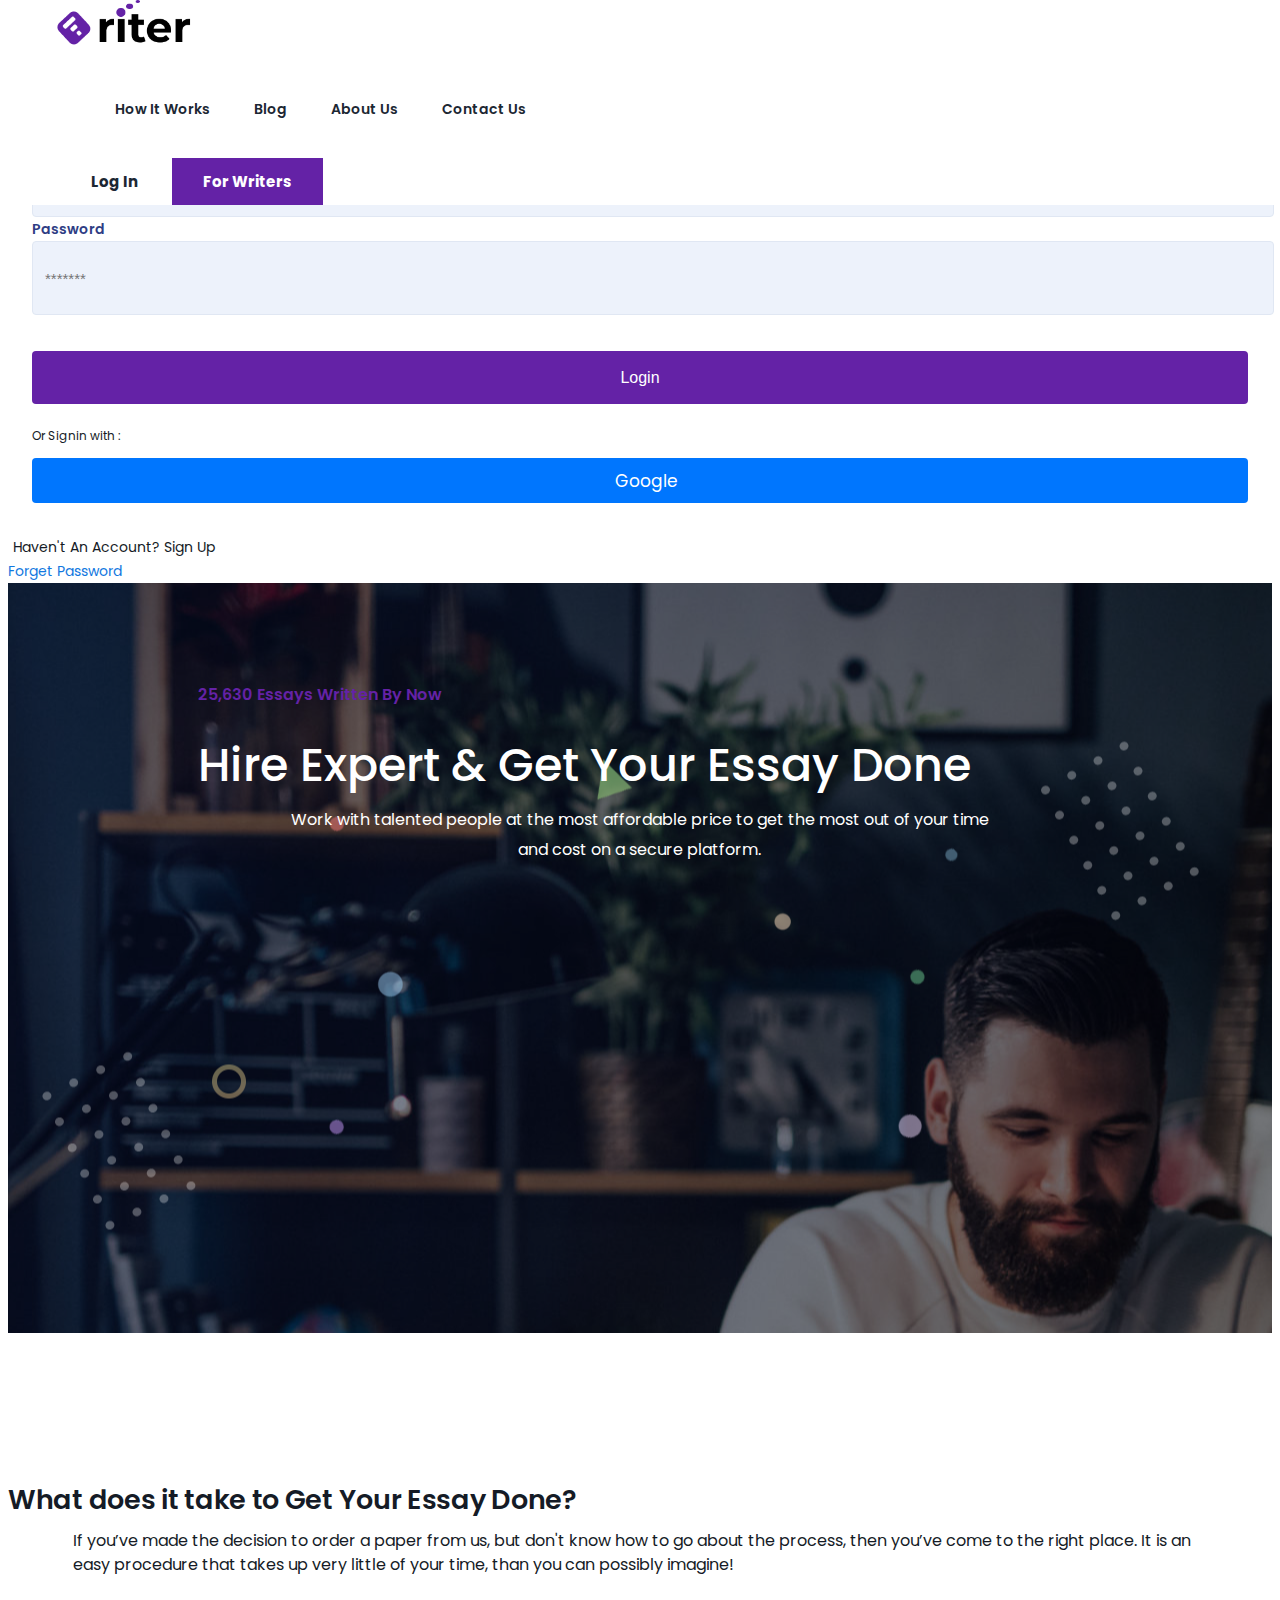
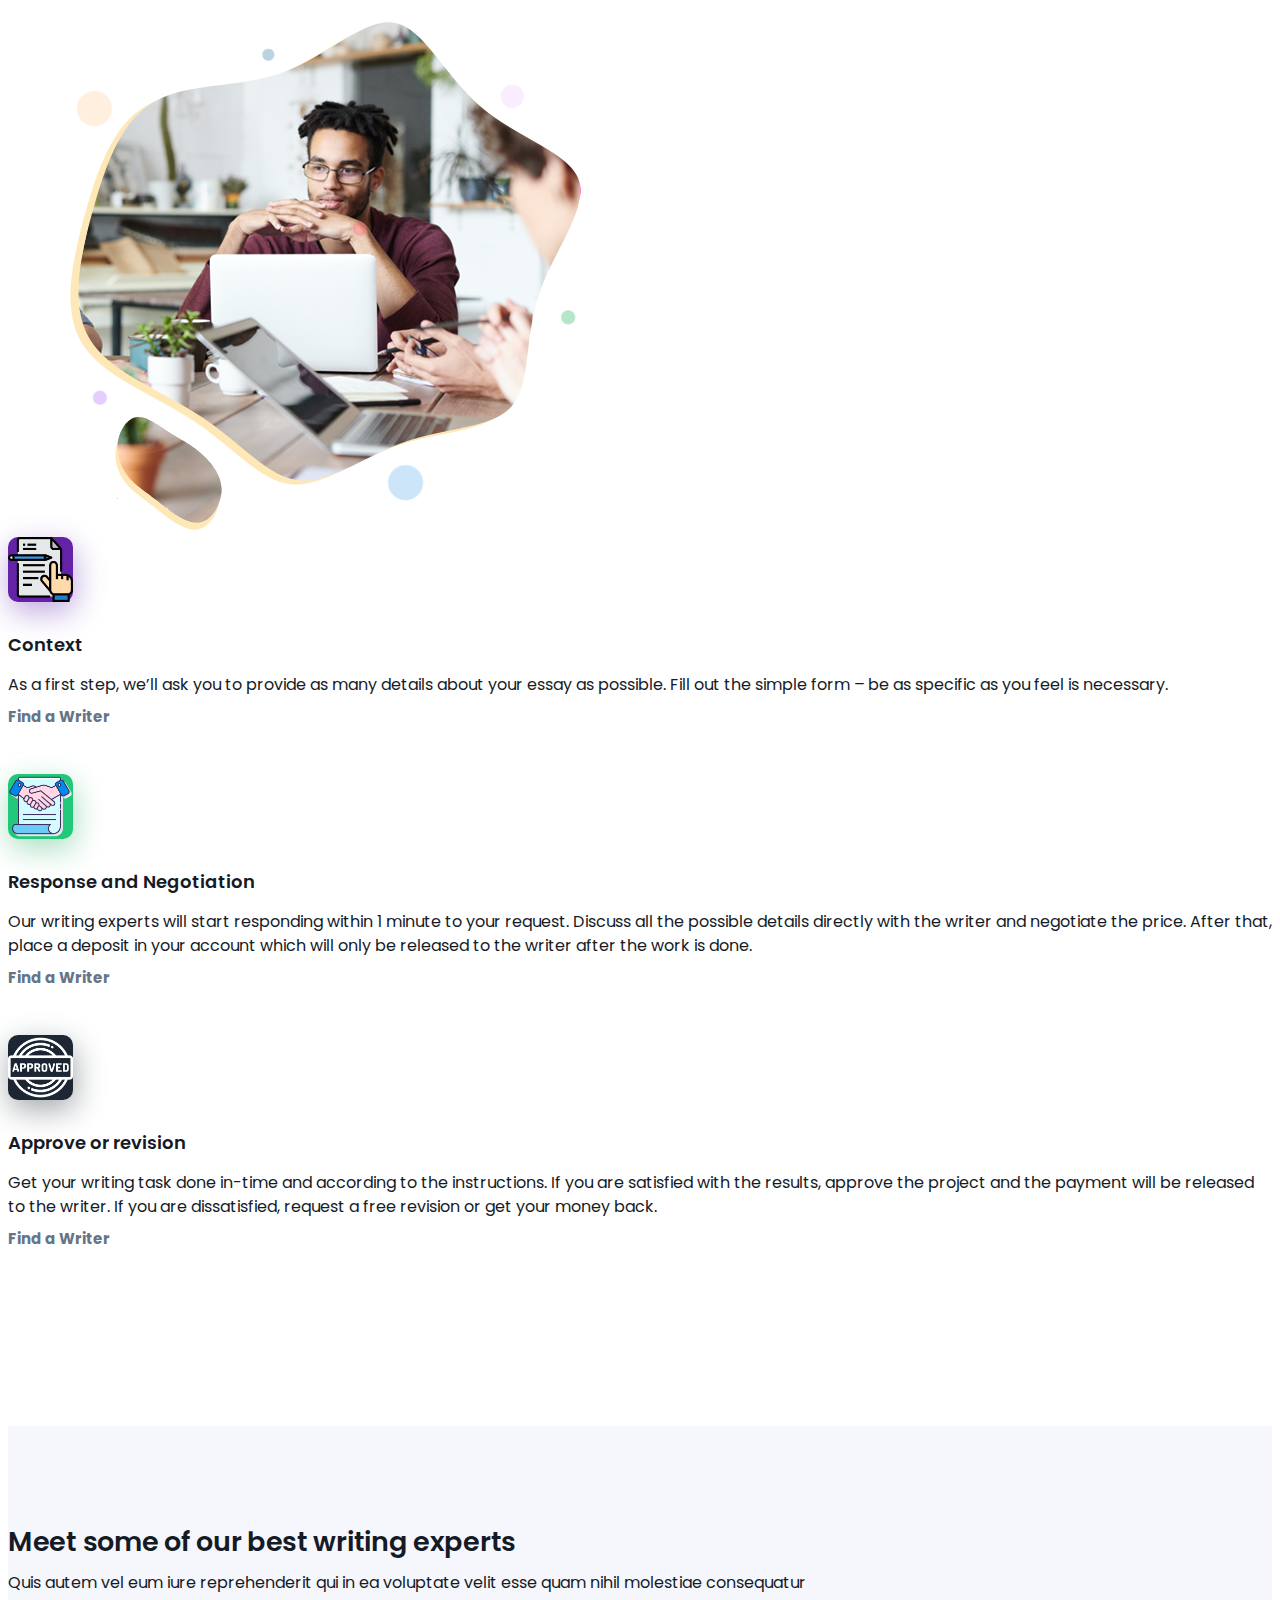
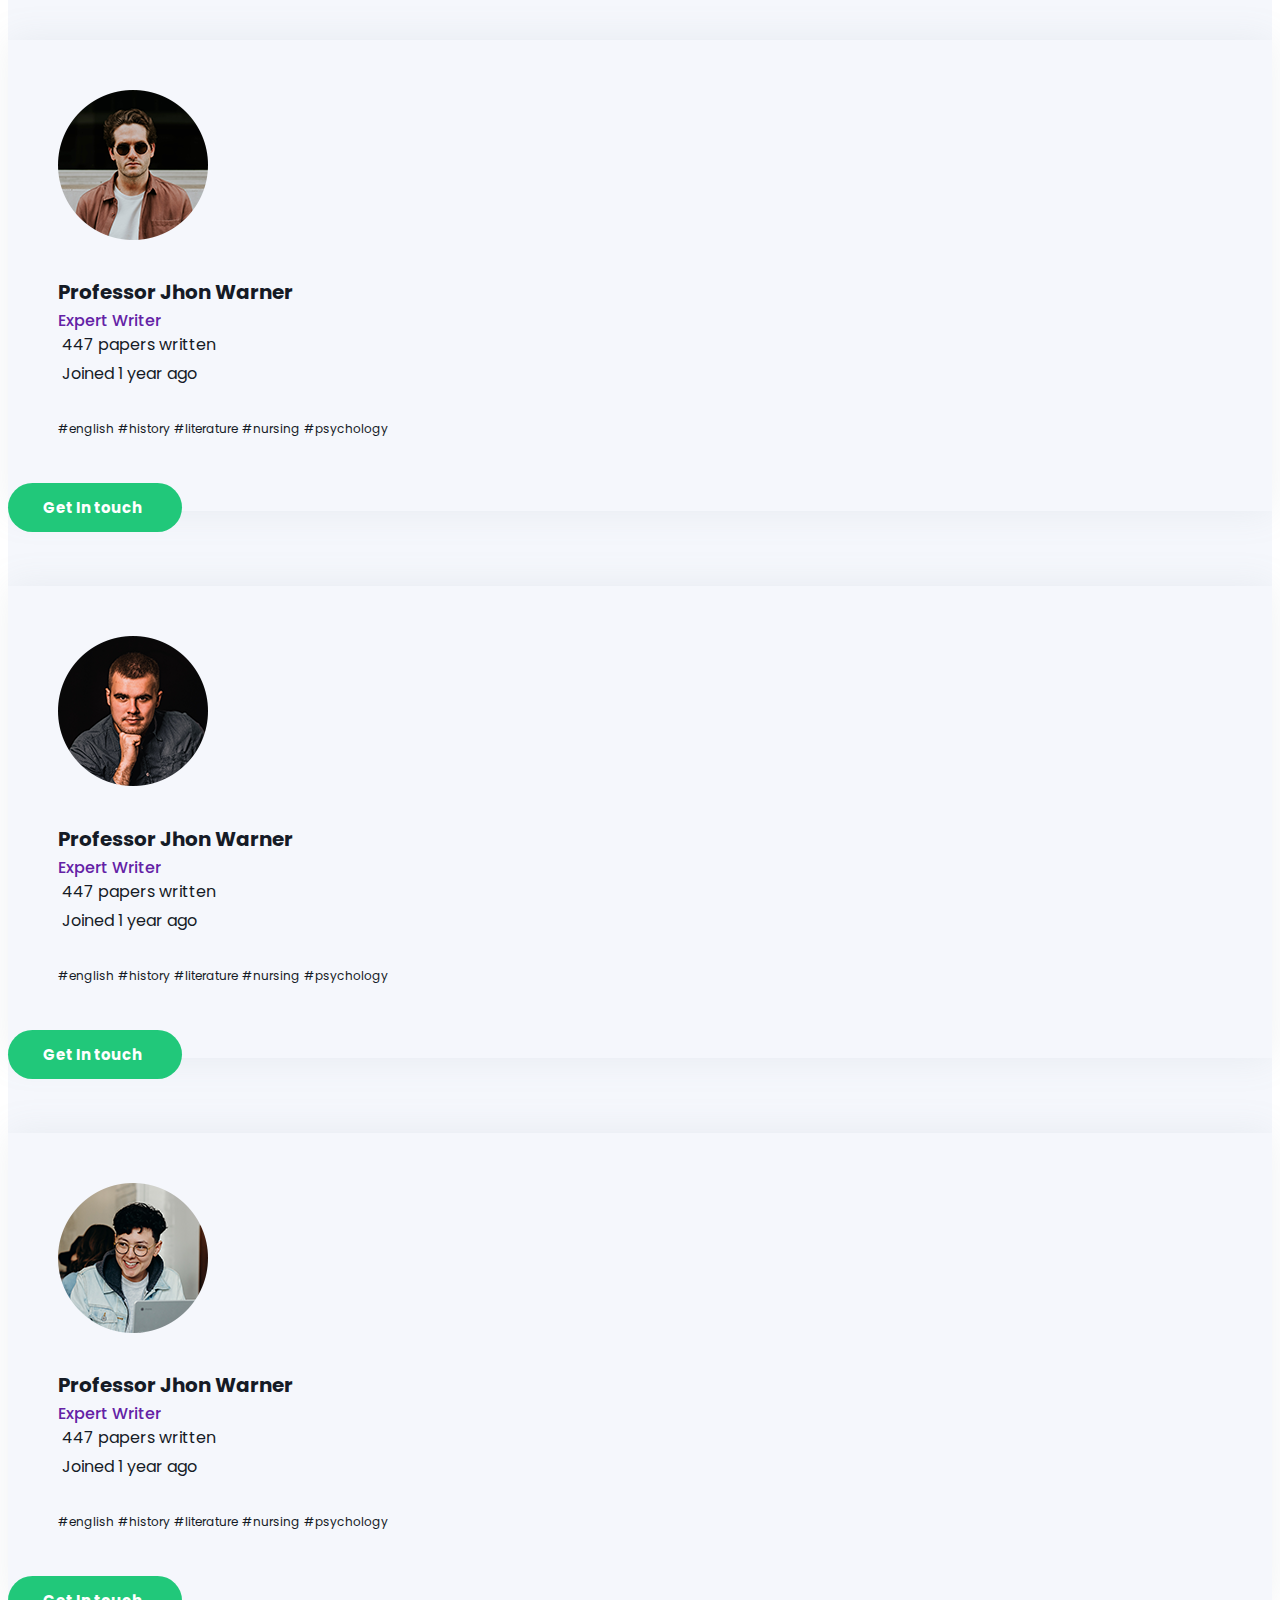
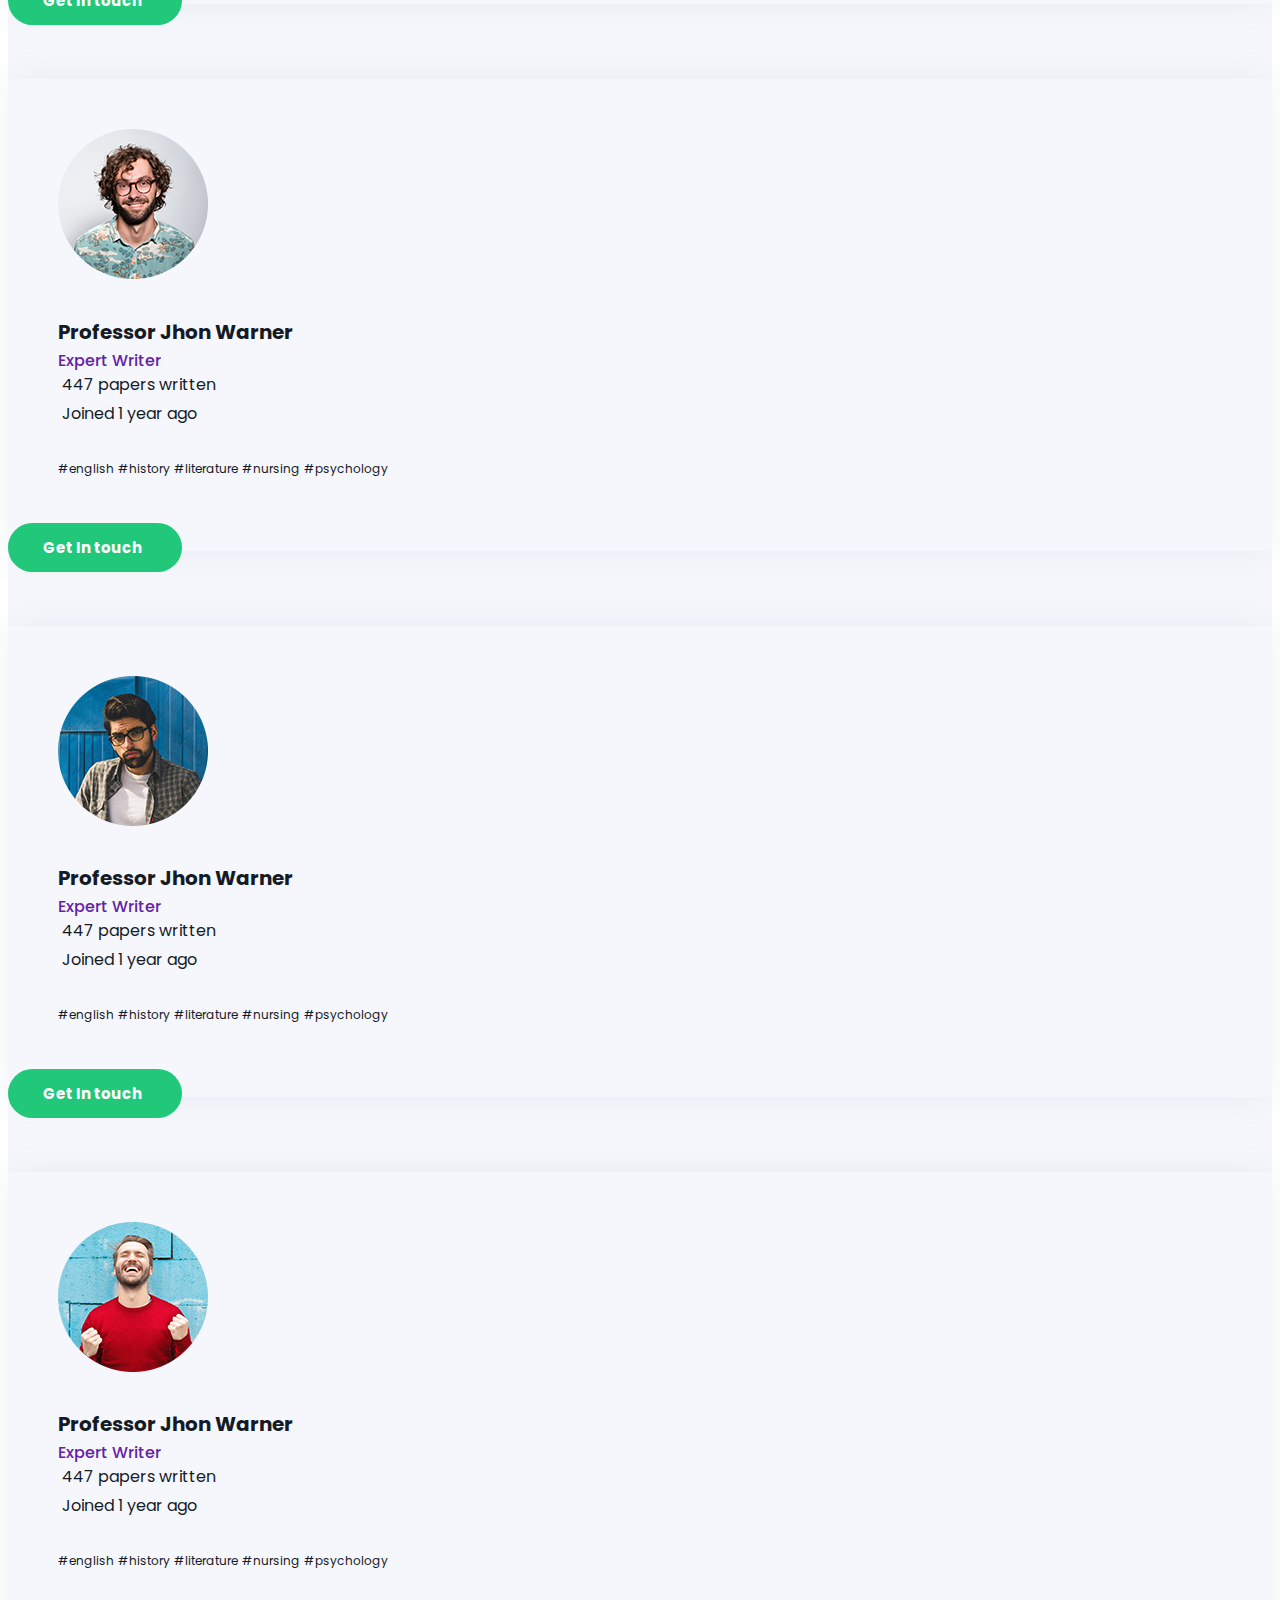
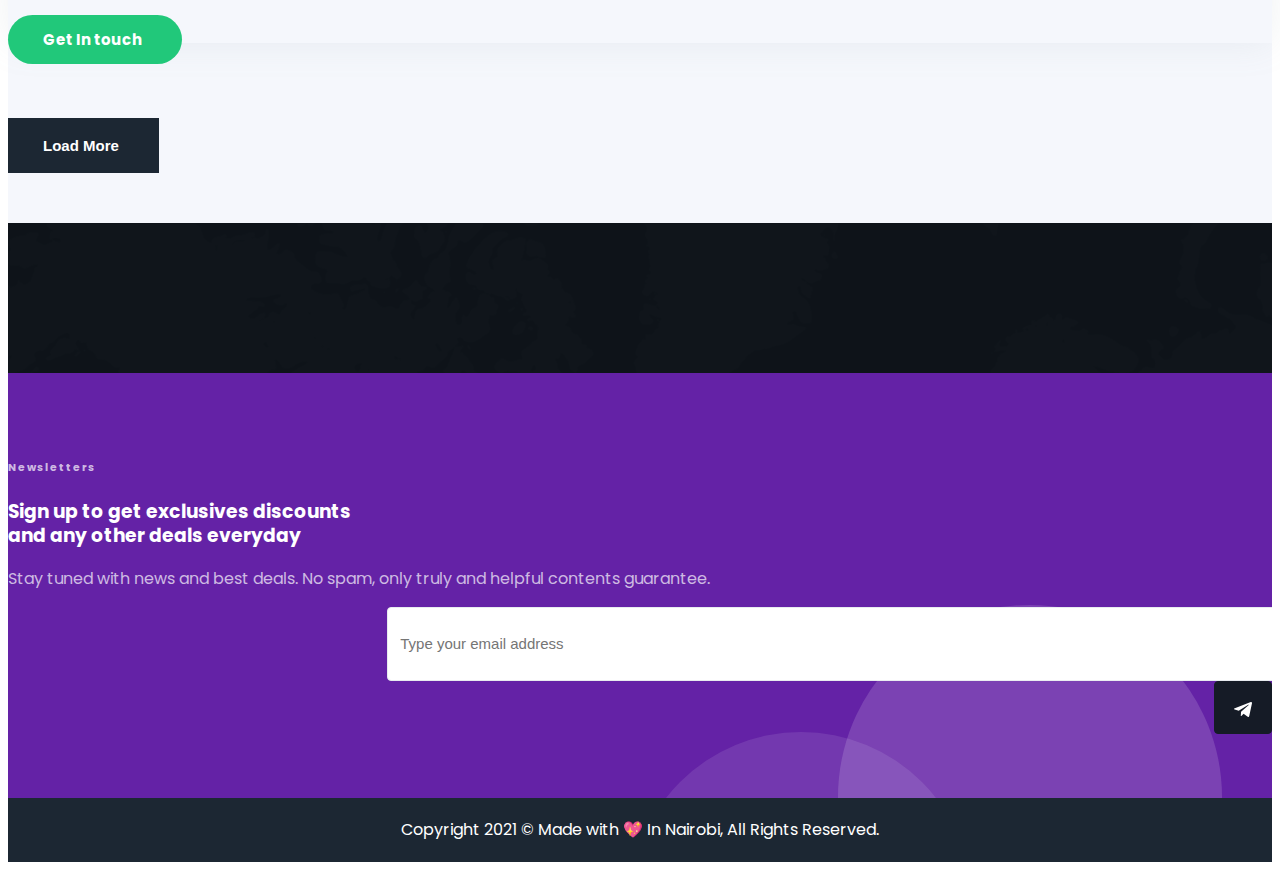
<file: index.html>
<!DOCTYPE html>
<html lang="en">
  <head>
    <meta charset="UTF-8" />
    <meta http-equiv="X-UA-Compatible" content="IE=edge" />
    <meta name="viewport" content="width=device-width, initial-scale=1.0" />
    <title>typewriter</title>
    <!-- CSS only -->
    <link
      href="https://cdn.jsdelivr.net/npm/bootstrap@5.0.0-beta3/dist/css/bootstrap.min.css"
      rel="stylesheet"
      integrity="sha384-eOJMYsd53ii+scO/bJGFsiCZc+5NDVN2yr8+0RDqr0Ql0h+rP48ckxlpbzKgwra6"
      crossorigin="anonymous"
    />
    <link
      rel="stylesheet"
      href="https://cdnjs.cloudflare.com/ajax/libs/font-awesome/5.15.3/css/all.min.css"
      integrity="sha512-iBBXm8fW90+nuLcSKlbmrPcLa0OT92xO1BIsZ+ywDWZCvqsWgccV3gFoRBv0z+8dLJgyAHIhR35VZc2oM/gI1w=="
      crossorigin="anonymous"
    />

    <link rel="stylesheet" href="css/styles.css" />
  </head>
  <body>
    <!-- start: login modal -->
    <div
      class="modal fade"
      id="login"
      tabindex="-1"
      aria-labelledby="registermodal"
      aria-modal="true"
      role="dialog"
    >
      <div
        class="modal-dialog modal-dialog-centered modal-dialog-scrollable login-pop-form"
        role="document"
      >
        <div class="modal-content" id="registermodal">
          <div class="modal-header">
            <h4>Sign In</h4>
            <button
              type="button"
              class="close"
              data-bs-dismiss="modal"
              aria-label="Close"
            >
              <span aria-hidden="true"><i class="fas fa-times"></i></span>
            </button>
          </div>
          <div class="modal-body">
            <div class="login-form">
              <form>
                <div class="form-group">
                  <label class="active">User Name</label>
                  <input
                    type="text"
                    class="form-control"
                    placeholder="Username"
                  />
                </div>

                <div class="form-group">
                  <label class="active">Password</label>
                  <input
                    type="password"
                    class="form-control"
                    placeholder="*******"
                  />
                </div>

                <div class="form-group">
                  <button type="submit" class="btn pop-login">Login</button>
                </div>
              </form>
            </div>

            <div class="form-group text-center mb-sm">
              <span>Or Signin with :</span>
            </div>

            <div class="social_logs mb-4">
              <a href="#" class="share"><i class="fab fa-google"></i> Google</a>
            </div>
          </div>
          <div class="modal-footer">
            <div class="mf-link">
              <i class="ti-user"></i>Haven't An Account?<a
                href="javascript:void(0)"
                class="theme-cl"
              >
                Sign Up</a
              >
            </div>
            <div class="mf-forget">
              <a href="#"><i class="ti-help"></i>Forget Password</a>
            </div>
          </div>
        </div>
      </div>
    </div>

    <!-- end: login modal -->

    <!-- start: navbar -->
    <header class="header-transparent">
      <div id="sticky-header" class="pl-55 pr-55 text-center">
        <div class="container-fluid">
          <div class="row align-items-center">
            <div class="col-xl-2 col-lg-2 col-md-6 col-sm-6 col-6">
              <div class="logo">
                <a href="#">
                  <img src="images/logo.png" alt="typewriter" />
                </a>
              </div>
            </div>
            <div class="col-xl-10 col-lg-10 col-md-6 col-sm-6 col-6">
              <div
                class="d-flex justify-content-end justify-content-lg-around align-items-center"
              >
                <div class="main-menu d-none d-lg-block">
                  <nav id="mobile-menu" class="">
                    <ul>
                      <li class=""><a href="#">How it Works</a></li>
                      <li class=""><a href="#">Blog</a></li>
                      <li class=""><a href="#">About Us</a></li>
                      <li class=""><a href="#">Contact Us</a></li>
                    </ul>
                  </nav>
                </div>
                <div class="d-none d-lg-block">
                  <div class="header-btn">
                    <a
                      class="h-btn h-btn-white d-lg-none d-xl-inline-block"
                      href="#"
                      data-bs-toggle="modal"
                      data-bs-target="#login"
                      ><i class="far fa-user-circle"></i>&nbsp; Log In</a
                    >
                    <a class="h-btn h-btn-primary mx-3" href="#">
                      For Writers
                    </a>
                  </div>
                </div>
              </div>
            </div>
          </div>
        </div>
      </div>
    </header>
    <!-- end: navbar -->

    <main>
      <!-- start: hero -->
      <section class="hero-area position-relative">
        <div class="hero-slider">
          <div
            class="single-slider slider-height slider-height-2 d-flex align-items-center"
          >
            <div class="container">
              <div class="row">
                <div class="col-lg-12 col-xl-12 col-sm-12 col-xs-12">
                  <div class="hero-content position-relative mt-80">
                    <div class="hero-slider-caption text-center">
                      <span class="hero-sub">25,630 Essays Written By Now</span>
                      <h1>Hire Expert & Get Your Essay Done</h1>
                      <p>
                        Work with talented people at the most affordable price
                        to get the most out of your time and cost on a secure
                        platform.
                      </p>
                    </div>
                  </div>
                </div>
              </div>
            </div>
          </div>
        </div>
      </section>
      <!-- end: hero -->

      <!-- start: process -->
      <section class="process pt-130 pb-130">
        <div class="container">
          <div class="row">
            <div class="col-xl-6 offset-xl-3 col-lg-8 offset-lg-2">
              <div class="section-title text-center mb-45">
                <h2>What does it take to Get Your Essay Done?</h2>
                <p class="pl-65 pr-65">
                  If you’ve made the decision to order a paper from us, but
                  don't know how to go about the process, then you’ve come to
                  the right place. It is an easy procedure that takes up very
                  little of your time, than you can possibly imagine!
                </p>
              </div>
            </div>
          </div>

          <div class="row">
            <div
              class="col-xl-4 offset-xl-1 pr-0 col-lg-6 d-flex justify-content-center align-items-center"
            >
              <div class="starter__thumb-wrapper pl-50">
                <img src="./images/we.png" alt="" />
              </div>
            </div>
            <div class="col-xl-5 offset-xl-1 col-lg-6">
              <div class="starter__content">
                <ul>
                  <li>
                    <div class="starter__item d-flex mb-45">
                      <div class="starter__icon mr-25">
                        <i class="flaticon-job-search-3">
                          <img src="./images/work.png" alt="approve" />
                        </i>
                      </div>
                      <div class="starter__text">
                        <h4>Context</h4>
                        <p>
                          As a first step, we’ll ask you to provide as many
                          details about your essay as possible. Fill out the
                          simple form – be as specific as you feel is necessary.
                        </p>
                        <a href="contact.html" class="link-btn">
                          <span>Find a Writer</span>
                          <i class="fas fa-arrow-right"></i>
                        </a>
                      </div>
                    </div>
                  </li>
                  <li>
                    <div class="starter__item d-flex mb-45">
                      <div class="starter__icon mr-25">
                        <i class="flaticon-job-search-4 success-bg">
                          <img src="./images/negotiation.png" alt="approve" />
                        </i>
                      </div>
                      <div class="starter__text">
                        <h4>Response and Negotiation</h4>
                        <p>
                          Our writing experts will start responding within 1
                          minute to your request. Discuss all the possible
                          details directly with the writer and negotiate the
                          price. After that, place a deposit in your account
                          which will only be released to the writer after the
                          work is done.
                        </p>
                        <a href="contact.html" class="link-btn">
                          <span>Find a Writer</span>
                          <i class="fas fa-arrow-right"></i>
                        </a>
                      </div>
                    </div>
                  </li>
                  <li>
                    <div class="starter__item d-flex mb-45">
                      <div class="starter__icon mr-25">
                        <i class="black-bg">
                          <img
                            src="./images/approved.png"
                            alt="approve"
                            class="greyscale"
                          />
                        </i>
                      </div>
                      <div class="starter__text">
                        <h4>Approve or revision</h4>
                        <p>
                          Get your writing task done in-time and according to
                          the instructions. If you are satisfied with the
                          results, approve the project and the payment will be
                          released to the writer. If you are dissatisfied,
                          request a free revision or get your money back.
                        </p>
                        <a href="contact.html" class="link-btn">
                          <span>Find a Writer</span>
                          <i class="fas fa-arrow-right"></i>
                        </a>
                      </div>
                    </div>
                  </li>
                </ul>
              </div>
            </div>
          </div>
        </div>
      </section>
      <!-- end: process -->

      <!-- start: more-infor -->
      <section></section>
      <!-- end: more-infor -->

      <!-- start: freelancers -->
      <section class="freelance-area grey-bg pt-80 pb-50">
        <div class="container">
          <div class="row justify-content-center mb-45">
            <div class="col-xl-5">
              <div class="section-title text-center">
                <h2>Meet some of our best writing experts</h2>
                <p>
                  Quis autem vel eum iure reprehenderit qui in ea voluptate
                  velit esse quam nihil molestiae consequatur
                </p>
              </div>
            </div>
          </div>
          <div class="row">
            <div class="col-xl-4 col-lg-4 col-md-6">
              <div class="candidate__item text-center mb-75 shadow-sm">
                <div class="candidate__thumb mb-25">
                  <img src="images/can-1.png" alt="writer1" />
                </div>
                <div class="candidate__content">
                  <h5>Professor Jhon Warner</h5>
                  <span>Expert Writer</span>
                  <div class="candidate__info mt-25 mb-30">
                    <span class="text-muted fw-light"
                      ><i class="far fa-map-marker-alt"></i> 447 papers
                      written</span
                    >
                    <span class="text-muted fw-light"
                      ><i class="far fa-usd-circle"></i>Joined 1 year ago</span
                    >
                  </div>
                  <div class="candidate__skill">
                    <span>#english</span>
                    <span>#history</span>
                    <span>#literature</span>
                    <span>#nursing</span>
                    <span>#psychology</span>
                  </div>
                  <div class="candidate__btn">
                    <a href="order.html" class="b-btn b-btn-green"
                      >Get In touch<i class="far fa-arrow-right"></i
                    ></a>
                  </div>
                </div>
              </div>
            </div>
            <div class="col-xl-4 col-lg-4 col-md-6">
              <div class="candidate__item text-center mb-75 shadow-sm">
                <div class="candidate__thumb mb-25">
                  <img src="images/can-2.png" alt="writer1" />
                </div>
                <div class="candidate__content">
                  <h5>Professor Jhon Warner</h5>
                  <span>Expert Writer</span>
                  <div class="candidate__info mt-25 mb-30">
                    <span class="text-muted fw-light"
                      ><i class="far fa-map-marker-alt"></i> 447 papers
                      written</span
                    >
                    <span class="text-muted fw-light"
                      ><i class="far fa-usd-circle"></i>Joined 1 year ago</span
                    >
                  </div>
                  <div class="candidate__skill">
                    <span>#english</span>
                    <span>#history</span>
                    <span>#literature</span>
                    <span>#nursing</span>
                    <span>#psychology</span>
                  </div>
                  <div class="candidate__btn">
                    <a href="order.html" class="b-btn b-btn-green"
                      >Get In touch<i class="far fa-arrow-right"></i
                    ></a>
                  </div>
                </div>
              </div>
            </div>
            <div class="col-xl-4 col-lg-4 col-md-6">
              <div class="candidate__item text-center mb-75 shadow-sm">
                <div class="candidate__thumb mb-25">
                  <img src="images/can-3.png" alt="writer1" />
                </div>
                <div class="candidate__content">
                  <h5>Professor Jhon Warner</h5>
                  <span>Expert Writer</span>
                  <div class="candidate__info mt-25 mb-30">
                    <span class="text-muted fw-light"
                      ><i class="far fa-map-marker-alt"></i> 447 papers
                      written</span
                    >
                    <span class="text-muted fw-light"
                      ><i class="far fa-usd-circle"></i>Joined 1 year ago</span
                    >
                  </div>
                  <div class="candidate__skill">
                    <span>#english</span>
                    <span>#history</span>
                    <span>#literature</span>
                    <span>#nursing</span>
                    <span>#psychology</span>
                  </div>
                  <div class="candidate__btn">
                    <a href="order.html" class="b-btn b-btn-green"
                      >Get In touch<i class="far fa-arrow-right"></i
                    ></a>
                  </div>
                </div>
              </div>
            </div>
          </div>

          <div class="row">
            <div class="col-xl-4 col-lg-4 col-md-6">
              <div class="candidate__item text-center mb-75 shadow-sm">
                <div class="candidate__thumb mb-25">
                  <img src="images/can-4.png" alt="writer1" />
                </div>
                <div class="candidate__content">
                  <h5>Professor Jhon Warner</h5>
                  <span>Expert Writer</span>
                  <div class="candidate__info mt-25 mb-30">
                    <span class="text-muted fw-light"
                      ><i class="far fa-map-marker-alt"></i> 447 papers
                      written</span
                    >
                    <span class="text-muted fw-light"
                      ><i class="far fa-usd-circle"></i>Joined 1 year ago</span
                    >
                  </div>
                  <div class="candidate__skill">
                    <span>#english</span>
                    <span>#history</span>
                    <span>#literature</span>
                    <span>#nursing</span>
                    <span>#psychology</span>
                  </div>
                  <div class="candidate__btn">
                    <a href="order.html" class="b-btn b-btn-green"
                      >Get In touch<i class="far fa-arrow-right"></i
                    ></a>
                  </div>
                </div>
              </div>
            </div>
            <div class="col-xl-4 col-lg-4 col-md-6">
              <div class="candidate__item text-center mb-75 shadow-sm">
                <div class="candidate__thumb mb-25">
                  <img src="images/can-5.png" alt="writer1" />
                </div>
                <div class="candidate__content">
                  <h5>Professor Jhon Warner</h5>
                  <span>Expert Writer</span>
                  <div class="candidate__info mt-25 mb-30">
                    <span class="text-muted fw-light"
                      ><i class="far fa-map-marker-alt"></i> 447 papers
                      written</span
                    >
                    <span class="text-muted fw-light"
                      ><i class="far fa-usd-circle"></i>Joined 1 year ago</span
                    >
                  </div>
                  <div class="candidate__skill">
                    <span>#english</span>
                    <span>#history</span>
                    <span>#literature</span>
                    <span>#nursing</span>
                    <span>#psychology</span>
                  </div>
                  <div class="candidate__btn">
                    <a href="order.html" class="b-btn b-btn-green"
                      >Get In touch<i class="far fa-arrow-right"></i
                    ></a>
                  </div>
                </div>
              </div>
            </div>
            <div class="col-xl-4 col-lg-4 col-md-6">
              <div class="candidate__item text-center mb-75 shadow-sm">
                <div class="candidate__thumb mb-25">
                  <img src="images/can-6.png" alt="writer1" />
                </div>
                <div class="candidate__content">
                  <h5>Professor Jhon Warner</h5>
                  <span>Expert Writer</span>
                  <div class="candidate__info mt-25 mb-30">
                    <span class="text-muted fw-light"
                      ><i class="far fa-map-marker-alt"></i> 447 papers
                      written</span
                    >
                    <span class="text-muted fw-light"
                      ><i class="far fa-usd-circle"></i>Joined 1 year ago</span
                    >
                  </div>
                  <div class="candidate__skill">
                    <span>#english</span>
                    <span>#history</span>
                    <span>#literature</span>
                    <span>#nursing</span>
                    <span>#psychology</span>
                  </div>
                  <div class="candidate__btn">
                    <a href="order.html" class="b-btn b-btn-green"
                      >Get In touch<i class="far fa-arrow-right"></i
                    ></a>
                  </div>
                </div>
              </div>
            </div>
          </div>
          <div class="row">
            <div class="col-xl-12 text-center">
              <button class="b-btn btn-c-0">
                Load More <i class="fas fa-arrow-right"></i>
              </button>
            </div>
          </div>
        </div>
      </section>
      <!-- end: freelancers -->

      <!-- start: testimonials -->
      <section
        class="testimonial__area pt-20 pb-130 black-bg"
        style="background-image: url(./images/testimonial-bg.png)"
      >
        <div class="container">
          <div class="row no-gutters">
            <div class="col-lg-5 col-xl-5 col-sm-0 col-md-0 col-xs-12">
              <div class="fr-c-about-products">
                <!-- <img src="./images/cm-16.png" alt="" class="img-fluid" /> -->
              </div>
            </div>
            <div class="col-lg-7 col-xl-7 col-sm-12 col-md-12 col-xs-12"></div>
          </div>
        </div>
      </section>
      <!-- end: testimonials -->

      <!-- start: writer -->
      <section></section>
      <!-- end: writer -->

      <!-- start: subscription -->
      <div class="bg-primary bg-with-circles text-white overflow-hidden">
        <div class="container space-2">
          <div class="row align-items-center">
            <div class="col-md-6 mb-4 mb-md-0">
              <h6
                class="text-uppercase text-white-70 font-weight-medium letter-spacing-0_06 text-lh-xs mb-2"
              >
                Newsletters
              </h6>
              <h3 class="mb-3">
                Sign up to get exclusives discounts<br
                  class="d-none d-lg-inline-block"
                />
                and any other deals everyday
              </h3>
              <p class="text-white-70 mb-0">
                Stay tuned with news and best deals. No spam, only truly and
                helpful contents guarantee.
              </p>
            </div>

            <form class="col-md-6 text-md-right">
              <div class="input-group w-lg-70 ml-sm-auto">
                <input
                  type="email"
                  class="form-control"
                  name="email"
                  placeholder="Type your email address"
                />
                <div class="input-group-append">
                  <button type="submit" class="btn btn-dark">
                    <i class="svg-icon svg-icon-xs text-white">
                      <svg
                        xmlns="http://www.w3.org/2000/svg"
                        width="24"
                        height="24"
                        viewBox="0 0 24 24"
                      >
                        <rect width="24" height="24" fill="none"></rect>
                        <g
                          data-name="telegram plane"
                          transform="translate(3 5)"
                        >
                          <path
                            d="M17.947,1.361,15.231,14.045c-.2.9-.739,1.118-1.5.7l-4.138-3.02-2,1.9a1.043,1.043,0,0,1-.832.4l.3-4.174,7.67-6.863c.333-.294-.072-.458-.518-.163L4.732,8.737.65,7.472c-.888-.275-.9-.879.185-1.3L16.8.08C17.541-.195,18.188.243,17.947,1.361Z"
                            transform="translate(0.001 0.016)"
                            fill="#FFF"
                          ></path>
                        </g>
                      </svg>
                    </i>
                  </button>
                </div>
              </div>
            </form>
          </div>
        </div>
      </div>
      <!-- end: subscription -->
    </main>

    <!-- start: footer -->
    <footer>
      <div class="fr-bottom">
        <p class="text-muted small">
          Copyright 2021 © Made with 💖 In
          <a href="#">Nairobi</a>, All Rights Reserved.
        </p>
      </div>
    </footer>
    <!-- end: footer -->

    <!-- JavaScript Bundle with Popper -->
    <script
      src="https://cdn.jsdelivr.net/npm/bootstrap@5.0.0-beta3/dist/js/bootstrap.bundle.min.js"
      integrity="sha384-JEW9xMcG8R+pH31jmWH6WWP0WintQrMb4s7ZOdauHnUtxwoG2vI5DkLtS3qm9Ekf"
      crossorigin="anonymous"
    ></script>

    <script src="js/main.js" defer></script>
  </body>
</html>
</file>
<file: css/styles.css>
/* custom styles -- u need to add bostrap 5 cdn on your websites html page -- so u can change files inside this file */
@import url("https://fonts.googleapis.com/css2?family=Poppins:ital,wght@0,100;0,200;0,300;0,400;0,500;0,600;0,700;0,800;0,900;1,100;1,200;1,300;1,400;1,500;1,600;1,700;1,800;1,900&display=swap");

:root {
  --white: #fff;
  --trans1: 0.4s;
  --primary: #6422a6;
  --dark: #1c2733;
  --success: #21c87a;
}

/* Global styling */
body {
  font-family: "Poppins", sans-serif;
  line-height: 1.5rem;
  font-weight: normal;
  font-style: normal;
  color: #151b26;
  font-size: 1rem;
  -webkit-transition: all 0.3s ease 0s;
  transition: all 0.3s ease 0s;
  scroll-behavior: smooth;
}

.pl-55 {
  padding-left: 3.4375rem;
}

.pr-55 {
  padding-right: 3.4375rem;
}

a,
.btn,
button,
span,
p,
i,
input,
select,
textarea,
li,
img,
*::after,
*::before,
.transition-3,
h1,
h2,
h3,
h4,
h5,
h6 {
  -webkit-transition: all 0.3s ease-out 0s;
  -moz-transition: all 0.3s ease-out 0s;
  -ms-transition: all 0.3s ease-out 0s;
  -o-transition: all 0.3s ease-out 0s;
  transition: all 0.3s ease-out 0s;
}
a,
button {
  color: inherit;
  outline: medium none;
}

img {
  max-width: 100%;
  height: auto;
}

ul {
  margin: 0px;
  padding: 0px;
  list-style: none;
}

a {
  text-decoration: none;
}

/* start: header */
.header-transparent {
  background: var(--white);
  position: absolute;
  top: 0;
  left: 0;
  width: 100%;
  z-index: 9;
  transition: var(--trans1);
}

.sticky {
  left: 0;
  top: 0;
  width: 100%;
  position: fixed;
  animation: 300ms ease-in-out 0s normal none 1 running fadeInDown;
  box-shadow: 0 0 3.75rem 0 rgba(0, 0, 0, 0.7);
  -webkit-box-shadow: 0 0.625rem 0.9375rem rgba(25, 25, 25, 0.1);
  background: var(--white);
}

@media (min-width: 1200px) {
  .logo img {
    width: 8.5rem;
  }
}

.main-menu {
  margin-left: 2.5rem;
}

.main-menu nav > ul > li {
  display: inline-block;
  position: relative;
  padding: 0 1.25rem;
}

.main-menu nav > ul > li > a {
  display: block;
  font-size: 0.875rem;
  padding: 2.625rem 0;
  -webkit-transition: all 0.3s ease 0s;
  -o-transition: all 0.3s ease 0s;
  transition: all 0.3s ease 0s;
  background: transparent;
  line-height: 1;
  position: relative;
  text-transform: capitalize;
  color: var(--dark);
  font-weight: 600;
  margin-left: 0;
}

.main-menu nav > ul > li:hover > a {
  color: var(--primary);
}

.main-menu nav > ul > li > a::before {
  background: var(--primary);
}

.main-menu nav > ul > li > a::before {
  content: "";
  height: 0.0625rem;
  position: absolute;
  bottom: 2.1875rem;
  width: 0;
  transition: 0.5s;
}

.main-menu nav > ul > li:hover > a::before,
.main-menu nav > ul > li.active > a::before {
  width: 100%;
}

.h-btn {
  color: var(--white);
  font-weight: 700;
  font-size: 0.9375rem;
  background: var(--primary);
  line-height: 1;
  display: inline-block;
  padding: 0.9375rem 1.875rem;
}

.hedder-button a {
  color: var(--white);
  margin-left: 0.3125rem;
}

.h-btn-white {
  background: var(--white);
  color: var(--dark) !important;
}

.h-btn-white:hover {
  background: var(--dark);
  color: var(--white) !important;
}

.h-btn-primary {
  background: var(--primary);
  border: 1px solid var(--primary);
}

.h-btn-primary:hover {
  background: var(--white);
  color: var(--primary);
  border: 1px solid var(--primary);
}

.hedder-button a i {
  margin-right: 0.1875rem;
}

/* end: header */

/* start: hero */
.single-slider {
  background-position: center center;
  background-size: cover;
  background: url("../images/hero.png");
}

.slider-height-2 {
  min-height: 705px;
}

.slider-rest {
  height: 400px;
}

.slider-height {
  min-height: 750px;
  background-position: center center;
}

.hero-content {
  overflow: hidden;
  margin: 0 auto;
  display: table;
  padding-top: 6.25rem;
  width: 70%;
}

.hero-slider-caption {
  margin-bottom: 1.625rem;
}

.mt-80 {
  margin-top: 0;
}

span.hero-sub {
  color: var(--primary);
  font-weight: 600;
  display: block;
  margin-bottom: 20px;
}

.hero-slider-caption h1 {
  color: var(--white);
  font-size: 2.875rem;
  margin-bottom: 0.75rem;
  line-height: 1.2;
  font-weight: 500;
  position: relative;
}

.hero-slider-caption p {
  color: var(--white);
  width: 80%;
  text-align: center;
  margin: 0 auto;
  line-height: 1.875rem;
}

/* end: hero */

/* start: process */
.pb-130 {
  padding-bottom: 130px;
}

.pt-130 {
  padding-top: 130px;
}

.mb-45 {
  margin-bottom: 45px;
}

.section-title h2 {
  font-size: 1.6875rem;
  line-height: 1;
  font-weight: 600;
  margin-bottom: 0.625rem;
  letter-spacing: -0.01875rem;
}

.section-title p {
  margin-bottom: 0;
}

.pr-65 {
  padding-right: 65px;
}

.pl-65 {
  padding-left: 65px;
}

.starter__thumb-wrapper {
  position: relative;
  z-index: 1;
}

.pl-50 {
  padding-left: 50px;
}

.mr-25 {
  margin-right: 25px;
}

.starter__icon i {
  font-size: 40px;
  display: inline-block;
  height: 65px;
  width: 65px;
  line-height: 65px;
  text-align: center;
  color: #ffffff;
  background: var(--primary);
  border-radius: 10px;
  -webkit-border-radius: 10px;
  -moz-border-radius: 10px;
  -ms-border-radius: 10px;
  -o-border-radius: 10px;
  box-shadow: 1.736px 9.848px 30px 0px rgba(97, 38, 174, 0.4);
}

.starter__icon i.success-bg {
  background: var(--success);
  box-shadow: 1.736px 9.848px 30px 0px rgba(38, 174, 97, 0.4);
}

.starter__icon i.black-bg {
  background: var(--dark);
  box-shadow: 1.736px 9.848px 30px 0px rgba(28, 39, 51, 0.4);
}

.starter__text h4 {
  font-size: 18px;
  font-weight: 600;
  margin-bottom: 10px;
}

.starter__text p {
  margin-bottom: 8px;
}

.link-btn {
  font-weight: 700;
  color: #667488;
  font-size: 15px;
}

.link-btn span {
  position: relative;
}

.link-btn span::after {
  position: absolute;
  content: "";
  bottom: -4px;
  left: auto;
  right: 0;
  height: 2px;
  width: 0;
  background: var(--primary);
}

.link-btn i {
  padding-left: 5px;
}

.greyscale {
  filter: brightness(0) invert(1);
}

/* end: process */

/* start: freelance */
.pb-50 {
  padding-bottom: 50px;
}

.pt-80 {
  padding-top: 80px;
}

.grey-bg {
  background: #f5f7fc;
}

.candidate__item {
  padding: 70px 50px;
  padding-top: 50px;
  border: 0;
  position: relative;
  z-index: 1;
}

.mb-75 {
  margin-bottom: 75px;
}

.candidate__content h5 {
  font-size: 20px;
  margin-bottom: 5px;
}

.candidate__content > span {
  color: var(--primary);
  font-weight: 500;
}

.mb-30 {
  margin-bottom: 30px;
}

.candidate__info span {
  display: block;
  margin-bottom: 5px;
}

.candidate__info span i {
  color: var(--primary);
  margin-right: 4px;
}

.mb-25 {
  margin-bottom: 25px;
}

.candidate__skill span {
  font-size: 0.75rem;
}

.candidate__btn {
  position: absolute;
  bottom: 0;
  left: 50%;
  -webkit-transform: translate(-50%, 50%);
  -moz-transform: translate(-50%, 50%);
  -ms-transform: translate(-50%, 50%);
  transform: translate(-50%, 50%);
  width: 100%;
}

.b-btn {
  color: var(--white);
  font-weight: 700;
  font-size: 15px;
  background: var(--success);
  line-height: 1;
  display: inline-block;
  padding: 17px 35px;
  border-radius: 30px;
  position: relative;
  border: none;
  outline: none;
  z-index: 1;
  overflow: hidden;
}

.b-btn:hover {
  color: var(--white);
  background: var(--dark);
}

.b-btn i {
  margin-left: 5px;
}

.btn-c-0 {
  border-radius: 0;
  border: 0;
  padding: 20px 35px;
  background: var(--dark);
}

.btn-c-0:hover {
  background: var(--primary);
}

.w-100 {
  width: 100% !important;
}

.shadow-sm {
  box-shadow: 0 0 2.1875rem rgb(140 152 164 / 13%) !important;
}

.b-btn-greenish {
  color: #21c87a;
  background-color: rgba(33, 200, 122, 0.1);
}

/* end: freelance */

/* testimonials */

.testimonial__area {
  position: relative;
  background-repeat: no-repeat;
  background-size: cover;
}

.testimonial__area::before {
  background: rgba(0, 0, 0, 0.5);
  content: "";
  height: 100%;
  left: 0;
  position: absolute;
  top: 0;
  width: 100%;
}

.pt-20 {
  padding-top: 20px;
}

.black-bg {
  background: var(--dark);
}

.fr-c-about-products {
  position: relative;
  display: block;
  width: 100%;
  height: 100%;
}

.fr-c-about-products img {
  position: absolute;
  top: 0;
  right: -60px;
}

.fr-bottom {
  text-align: center;
  background: var(--dark);
  padding: 20px;
  color: var(--white);
}

.fr-bottom p {
  margin: 0;
  color: var(--white);
}

/* testimonials */

/* start: subscription */
.bg-with-circles {
  position: relative;
}

.bg-primary {
  background-color: var(--primary) !important;
}

.overflow-hidden {
  overflow: hidden !important;
}

.bg-with-circles::before {
  bottom: -65%;
  right: 300px;
  width: 342px;
  height: 342px;
  background-color: rgba(255, 255, 255, 0.1);
}

.bg-with-circles::after {
  bottom: -45%;
  right: 50px;
  width: 384px;
  height: 384px;
  background-color: rgba(255, 255, 255, 0.15);
}

.bg-with-circles::before,
.bg-with-circles::after {
  content: "";
  position: absolute;
  border-radius: 50%;
}

.space-2 {
  padding-top: 4rem;
  padding-bottom: 4rem;
}

.text-white-70 {
  color: rgba(255, 255, 255, 0.7);
}

.text-lh-xs {
  line-height: 1.2;
}

.letter-spacing-0_06 {
  letter-spacing: 0.06rem;
}

.text-white-70 {
  color: rgba(255, 255, 255, 0.7);
}

@media (min-width: 992px) {
  .w-lg-70 {
    width: 70% !important;
  }
}

@media (min-width: 576px) {
  .ml-sm-auto,
  .mx-sm-auto {
    margin-left: auto !important;
  }
}

.input-group > .form-control:not(:last-child),
.input-group > .custom-select:not(:last-child) {
  border-top-right-radius: 0;
  border-bottom-right-radius: 0;
}
.input-group > .form-control,
.input-group > .form-control-plaintext,
.input-group > .custom-select,
.input-group > .custom-file {
  position: relative;
  -ms-flex: 1 1 0%;
  flex: 1 1 0%;
  min-width: 0;
  margin-bottom: 0;
}

.form-control {
  display: block;
  width: 100%;
  height: calc(1.7em + 1.5rem + 2px);
  padding: 0.75rem 1rem;
  font-size: 1rem;
  font-weight: 400;
  line-height: 1.7;
  color: #151b26;
  background-color: #fff;
  background-clip: padding-box;
  border: 1px solid #e3e6f0;
  border-radius: 0.25rem;
  transition: all 0.2s ease-in-out;
}

@media (min-width: 768px) {
  .text-md-right {
    text-align: right !important;
  }
}

.btn {
  display: inline-block;
  font-weight: 500;
  color: #212529;
  text-align: center;
  vertical-align: middle;
  cursor: pointer;
  -webkit-user-select: none;
  -moz-user-select: none;
  -ms-user-select: none;
  user-select: none;
  background-color: transparent;
  border: 0.1rem solid transparent;
  padding: 0.75rem 1rem;
  font-size: 1rem;
  line-height: 1.7;
  border-radius: 0.25rem;
  transition: all 0.2s ease-in-out;
}

.btn-dark {
  color: #fff;
  background-color: #151b26;
  border-color: #151b26;
}

.svg-icon {
  display: inline-block;
}

.text-white {
  color: #fff !important;
}

svg {
  overflow: hidden;
  vertical-align: middle;
}

.svg-icon-xs > svg {
  width: 1.5rem;
  height: 1.5rem;
}

/* end: subscription */

/* animation */
@keyframes fadeInDown {
  0% {
    opacity: 0;
    -webkit-transform: translate3d(0, -100%, 0);
    transform: translate3d(0, -100%, 0);
  }
  100% {
    opacity: 1;
    -webkit-transform: translateZ(0);
    transform: translateZ(0);
  }
}

/* start: login modal */

.modal-header {
  align-items: center;
  padding: 0.6rem 1rem;
}

.modal-header h4 {
  margin: 0;
  flex: 1;
  font-size: 14px;
  font-weight: 600;
}

.modal-header button.close {
  font-size: 12px;
  opacity: 1;
  width: 36px;
  height: 36px;
  align-items: center;
  justify-content: center;
  display: flex;
  background: #e8ebf1;
  border-radius: 4px;
  position: relative;
  margin: 0;
  border: none;
}

.modal-body {
  padding: 2rem 1.5rem;
}

.modal-footer {
  font-size: 0.875rem;
}

.form-group label {
  color: #2e3d84;
  font-weight: 600;
  margin-bottom: 10px;
  margin-top: 10px;
  font-size: 14px;
}

.login-form .form-control {
  border-radius: 4px;
  background: #edf2fb;
  border: 1px solid #e0e7f3;
  box-shadow: none;
}

.form-control {
  height: 56px;
  font-size: 15px;
  box-shadow: none;
  padding: 0.5rem 0.75rem;
  border: 1px solid #e7ebef;
  background-clip: initial;
}

.btn-md {
  padding: 1em 1.5em;
  font-size: 1em;
}

.mb-sm {
  font-size: 0.75rem;
  margin-bottom: 0.625rem;
}

.social_logs .share {
  width: 100%;
  height: 45px;
  display: inline-flex;
  align-items: center;
  justify-content: center;
  background: #0076fe;
  border-radius: 4px;
  color: #fff;
  font-size: 17px;
}

.social_logs .share:hover {
  background: #025ec7;
}

.social_logs .share i {
  margin-right: 0.75rem;
}

.pop-login {
  width: 100%;
  margin-top: 2.25rem;
  margin-bottom: 1.25rem;
  background: var(--primary);
  color: var(--white);
}

.pop-login:hover {
  background: #501c85;
  color: var(--white);
}

.mf-link {
  flex: 1;
}

.mf-link i {
  margin-right: 5px;
}

.mf-forget a {
  color: #1278e0;
}

/* end: login modal */

/* start: order */
.overlio-top {
  position: relative;
  margin-top: -80px;
}

#grad1 {
  background-color: #9c27b0;
  background-image: linear-gradient(120deg, #ff4081, #81d4fa);
}

#msform {
  text-align: center;
  position: relative;
  margin-top: 20px;
}

#msform fieldset .form-card {
  background: white;
  border: 0 none;
  border-radius: 0px;
  box-shadow: 0 2px 2px 2px rgba(0, 0, 0, 0.2);
  padding: 20px 40px 30px 40px;
  box-sizing: border-box;
  width: 94%;
  margin: 0 3% 20px 3%;
  position: relative;
}

#msform fieldset {
  background: white;
  border: 0 none;
  border-radius: 0.5rem;
  box-sizing: border-box;
  width: 100%;
  margin: 0;
  padding-bottom: 20px;
  position: relative;
}

#msform fieldset:not(:first-of-type) {
  display: none;
}

#msform fieldset .form-card {
  text-align: left;
  color: #9e9e9e;
}

#msform input,
#msform textarea {
  padding: 0px 8px 4px 8px;
  border: none;
  border-bottom: 1px solid #ccc;
  border-radius: 0px;
  margin-bottom: 25px;
  margin-top: 2px;
  width: 100%;
  box-sizing: border-box;
  font-family: montserrat;
  color: #2c3e50;
  font-size: 16px;
  letter-spacing: 1px;
}

#msform input:focus,
#msform textarea:focus {
  -moz-box-shadow: none !important;
  -webkit-box-shadow: none !important;
  box-shadow: none !important;
  border: none;
  font-weight: bold;
  border-bottom: 2px solid skyblue;
  outline-width: 0;
}

#msform .action-button {
  width: 100px;
  background: skyblue;
  font-weight: bold;
  color: white;
  border: 0 none;
  border-radius: 0px;
  cursor: pointer;
  padding: 10px 5px;
  margin: 10px 5px;
}

#msform .action-button:hover,
#msform .action-button:focus {
  box-shadow: 0 0 0 2px white, 0 0 0 3px skyblue;
}

#msform .action-button-previous {
  width: 100px;
  background: #616161;
  font-weight: bold;
  color: white;
  border: 0 none;
  border-radius: 0px;
  cursor: pointer;
  padding: 10px 5px;
  margin: 10px 5px;
}

#msform .action-button-previous:hover,
#msform .action-button-previous:focus {
  box-shadow: 0 0 0 2px white, 0 0 0 3px #616161;
}

select.list-dt {
  border: none;
  outline: 0;
  border-bottom: 1px solid #ccc;
  padding: 2px 5px 3px 5px;
  margin: 2px;
}

select.list-dt:focus {
  border-bottom: 2px solid skyblue;
}

.card {
  z-index: 0;
  border: none;
  border-radius: 0.5rem;
  position: relative;
}

.fs-title {
  font-size: 25px;
  color: #2c3e50;
  margin-bottom: 10px;
  font-weight: bold;
  text-align: left;
}

#progressbar {
  margin-bottom: 30px;
  overflow: hidden;
  color: lightgrey;
}

#progressbar .active {
  color: #000000;
}

#progressbar li {
  list-style-type: none;
  font-size: 12px;
  width: 25%;
  float: left;
  position: relative;
}

#progressbar #account:before {
  font-family: FontAwesome;
  content: "\f023";
}

#progressbar #personal:before {
  font-family: FontAwesome;
  content: "\f007";
}

#progressbar #payment:before {
  font-family: FontAwesome;
  content: "\f09d";
}

#progressbar #confirm:before {
  font-family: FontAwesome;
  content: "\f00c";
}

#progressbar li:before {
  width: 50px;
  height: 50px;
  line-height: 45px;
  display: block;
  font-size: 18px;
  color: #ffffff;
  background: lightgray;
  border-radius: 50%;
  margin: 0 auto 10px auto;
  padding: 2px;
}

#progressbar li:after {
  content: "";
  width: 100%;
  height: 2px;
  background: lightgray;
  position: absolute;
  left: 0;
  top: 25px;
  z-index: -1;
}

#progressbar li.active:before,
#progressbar li.active:after {
  background: skyblue;
}

.radio-group {
  position: relative;
  margin-bottom: 25px;
}

.radio {
  display: inline-block;
  width: 204;
  height: 104;
  border-radius: 0;
  background: lightblue;
  box-shadow: 0 2px 2px 2px rgba(0, 0, 0, 0.2);
  box-sizing: border-box;
  cursor: pointer;
  margin: 8px 2px;
}

.radio:hover {
  box-shadow: 2px 2px 2px 2px rgba(0, 0, 0, 0.3);
}

.radio.selected {
  box-shadow: 1px 1px 2px 2px rgba(0, 0, 0, 0.1);
}

.fit-image {
  width: 100%;
  object-fit: cover;
}
/* end: order */
</file>
